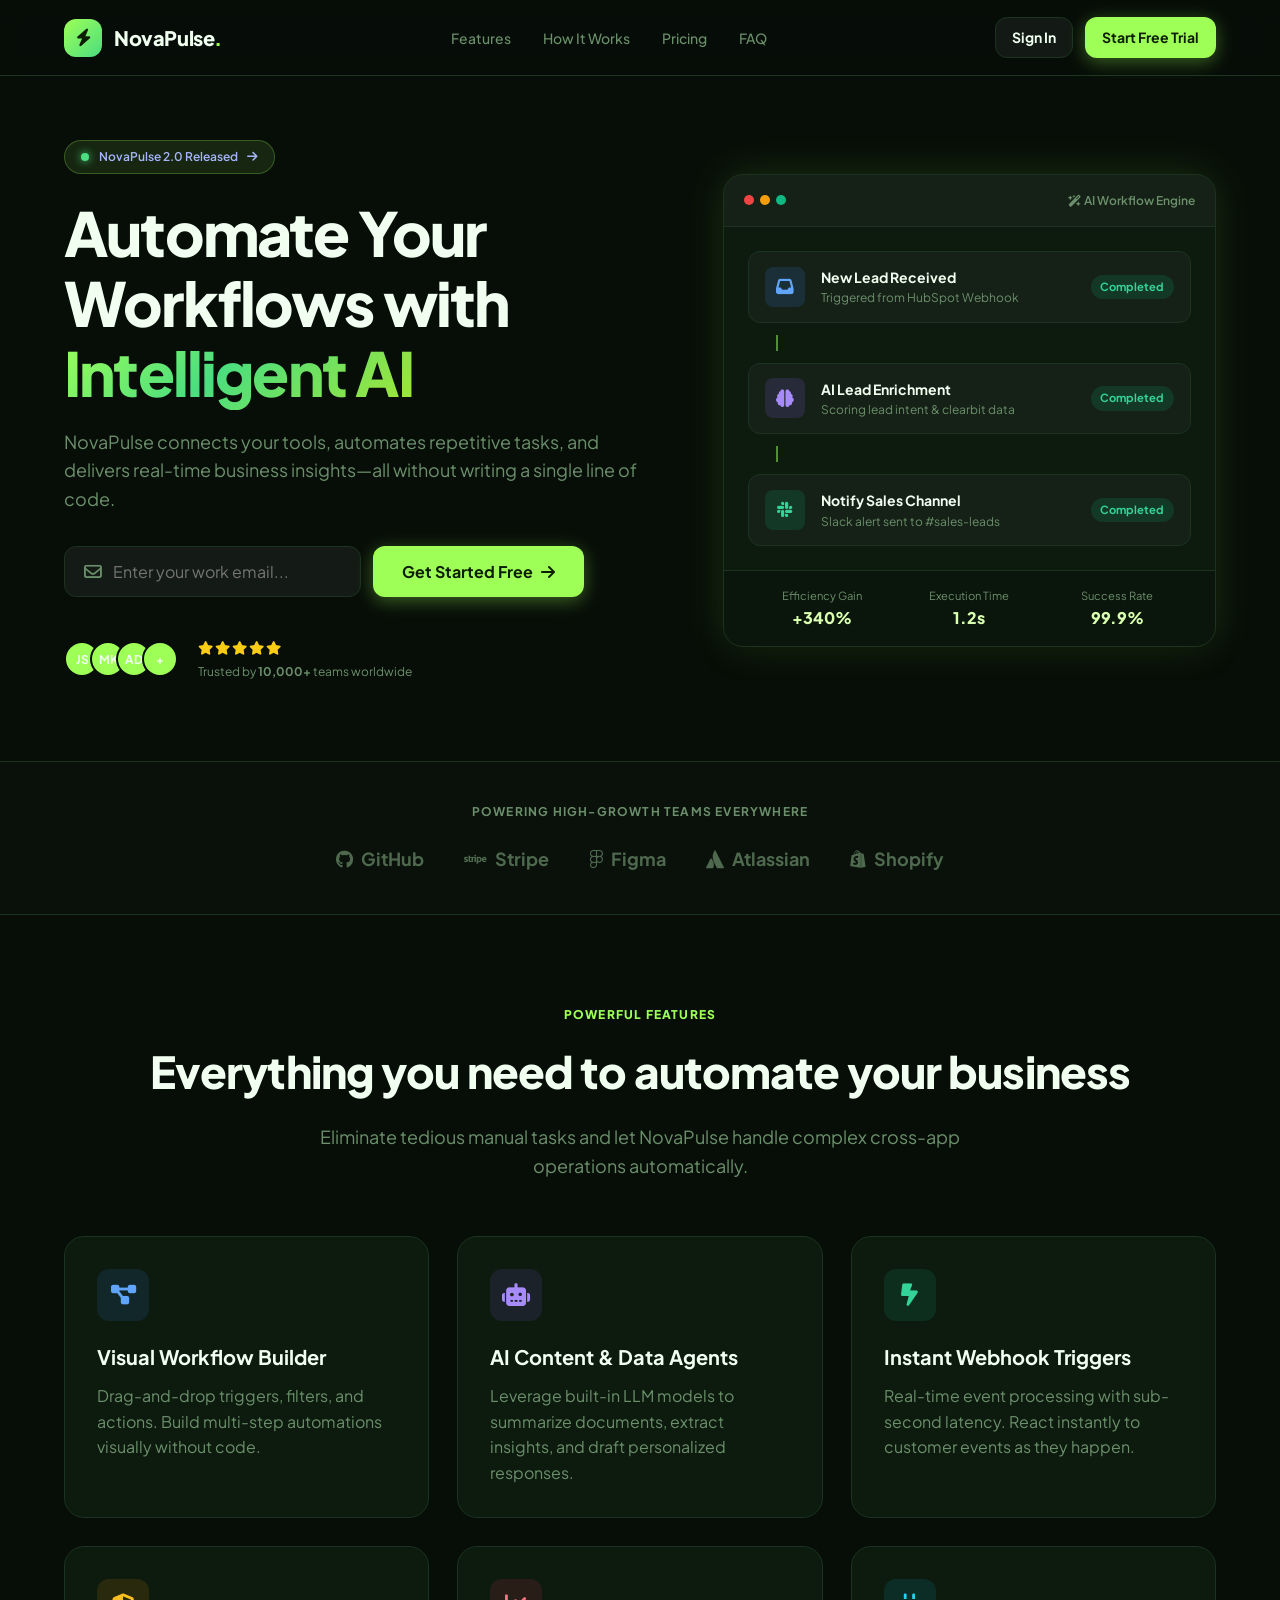
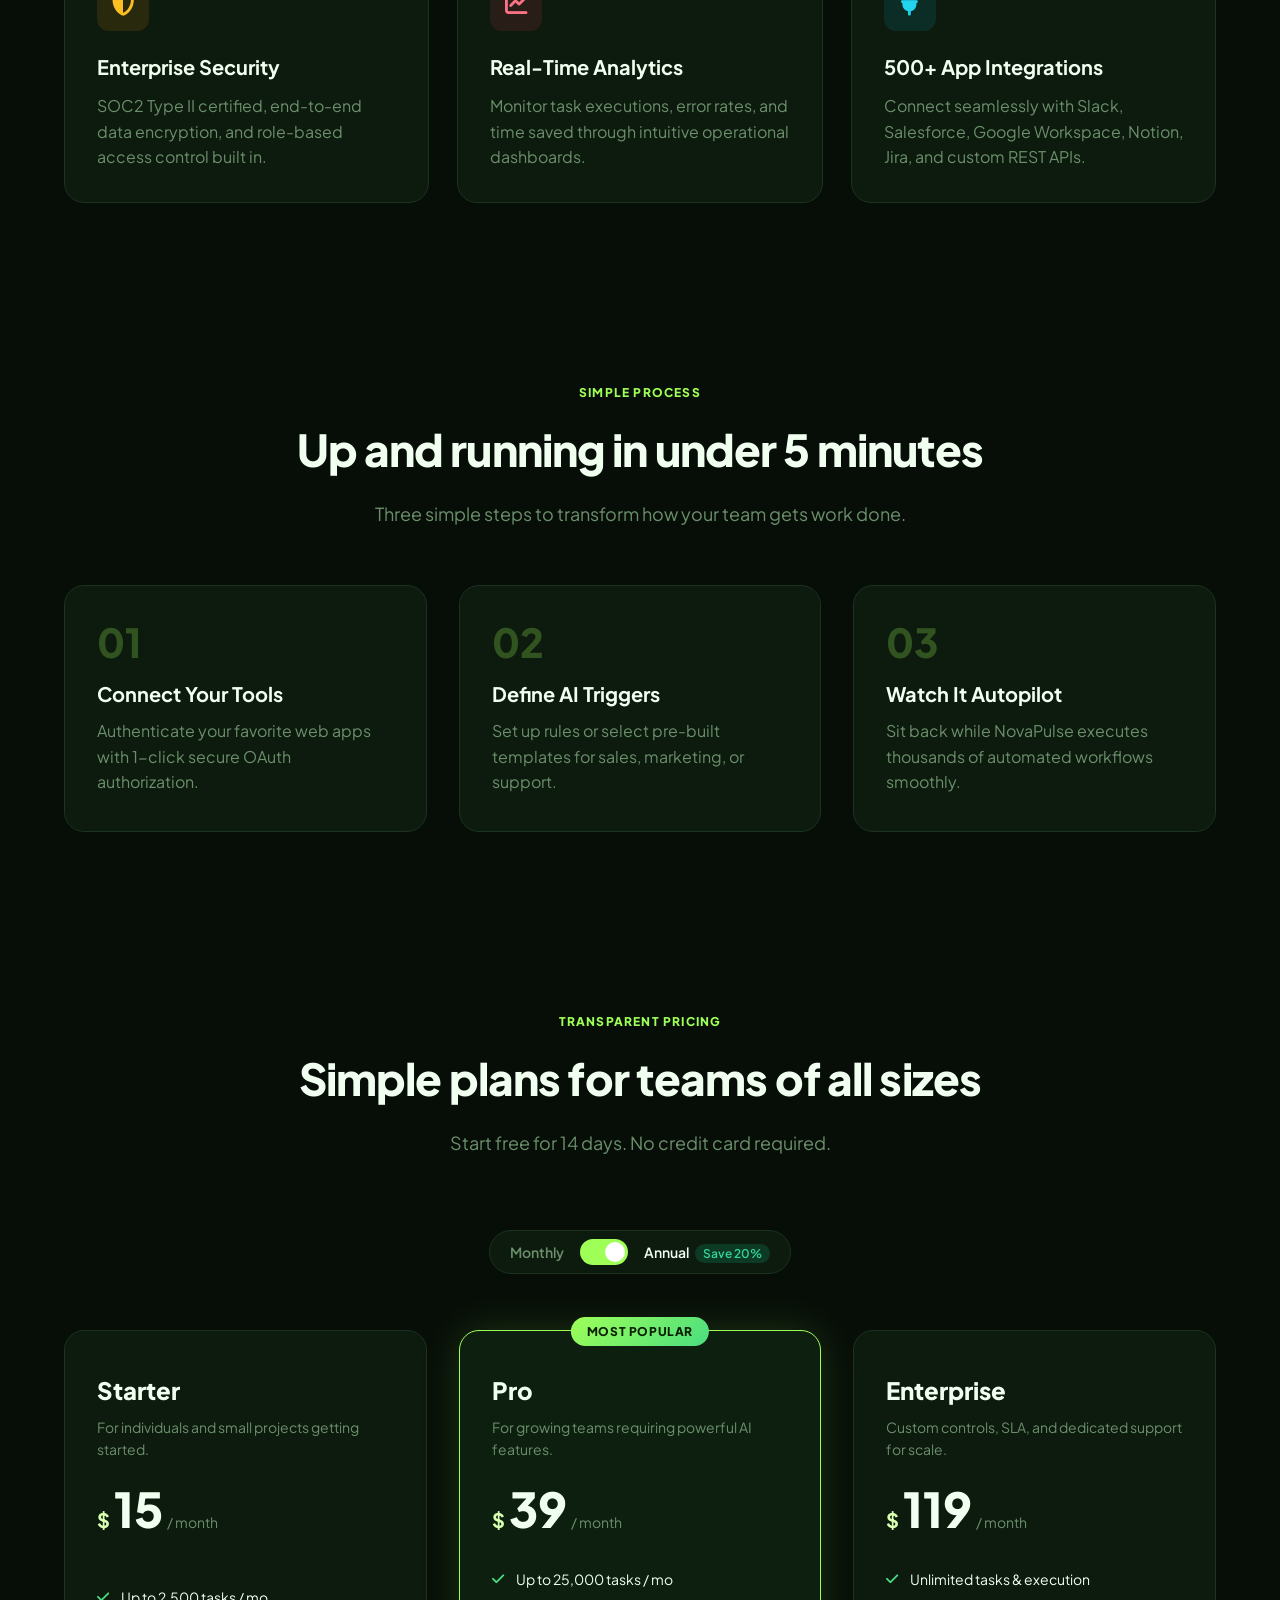
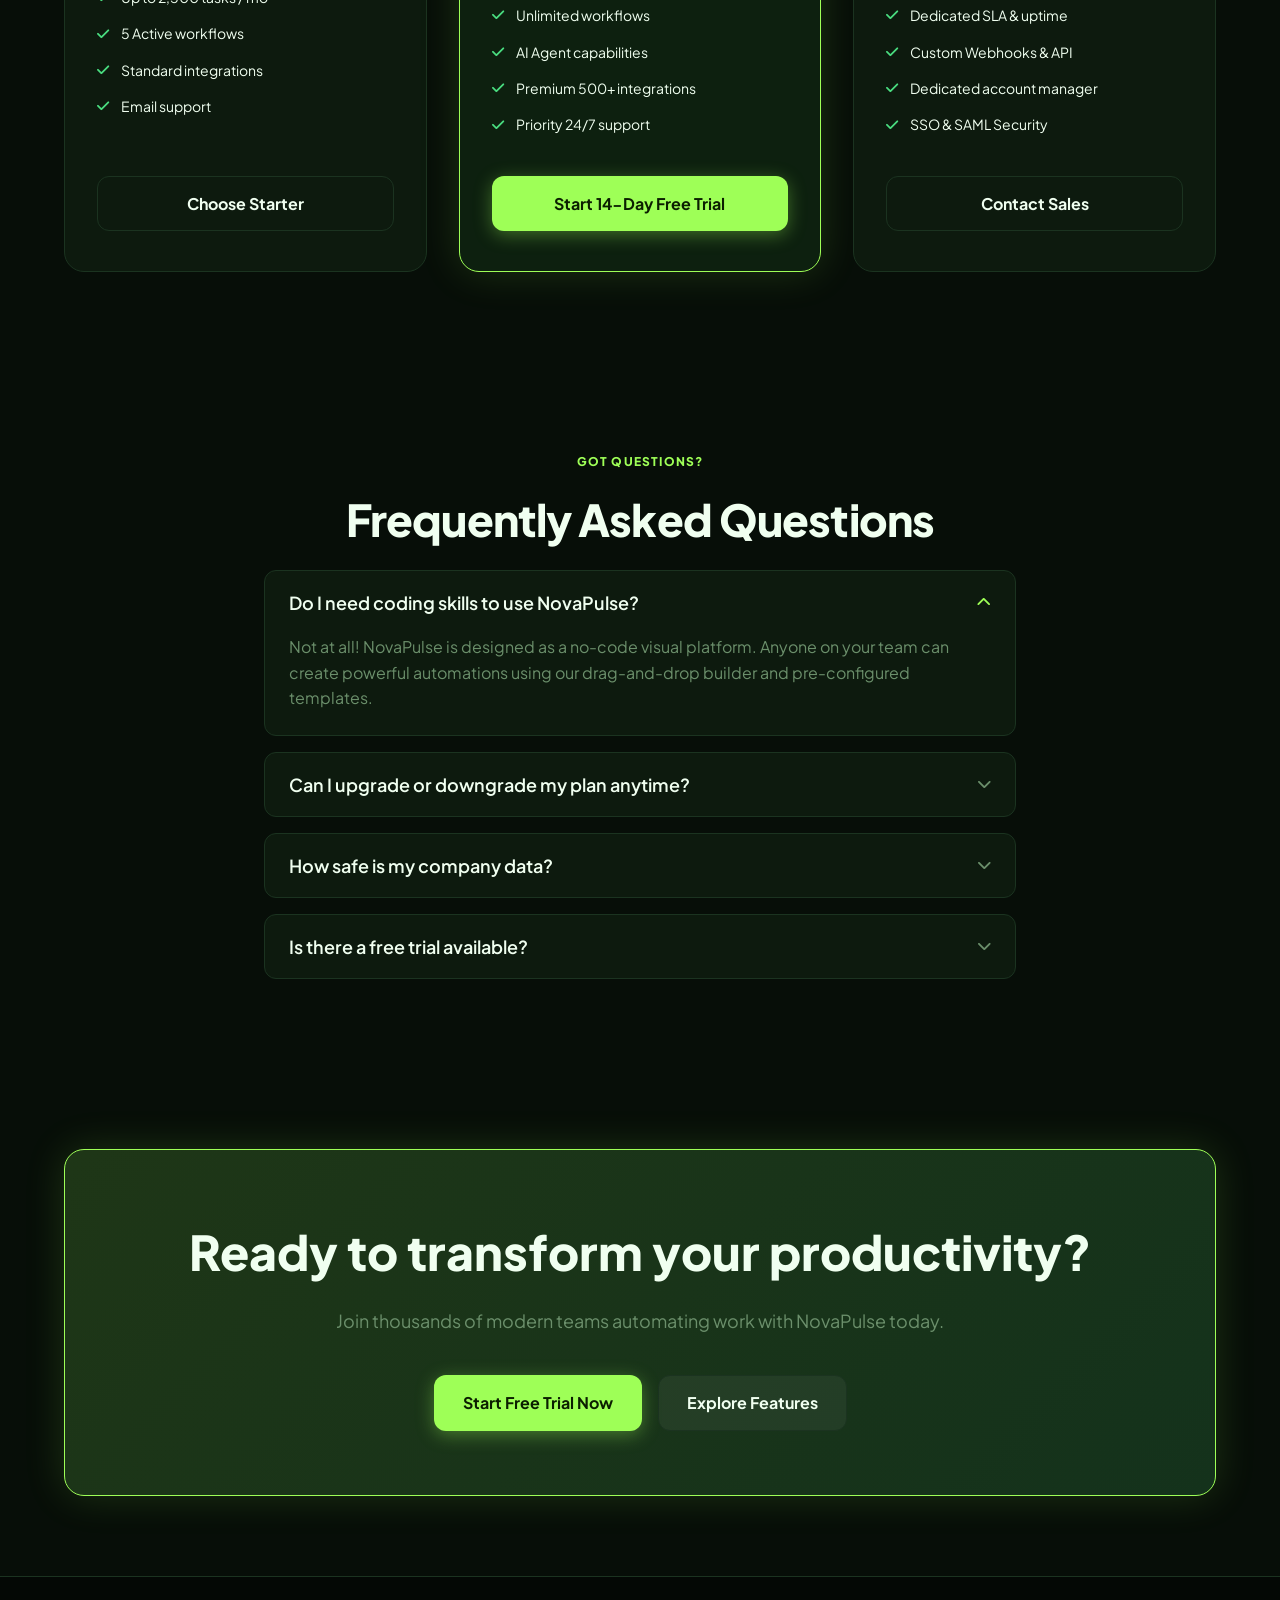
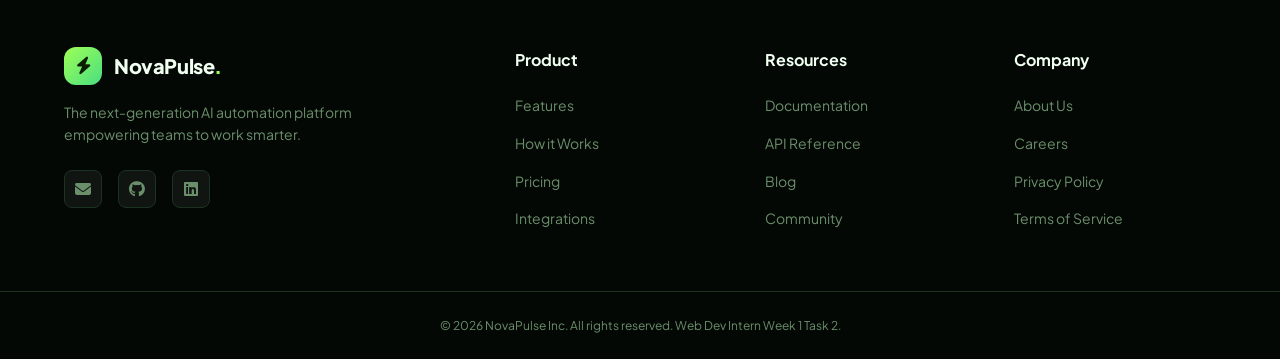
<file: Week1/task2-landing-page/index.html>
<!DOCTYPE html>
<html lang="en">
<head>
  <meta charset="UTF-8">
  <meta name="viewport" content="width=device-width, initial-scale=1.0">
  <meta name="description" content="NovaPulse - Next-Gen AI Workflow Automation Platform for modern teams. Streamline operations and boost productivity.">
  <title>NovaPulse | Next-Gen AI Workflow Automation</title>
  
  <!-- Google Fonts -->
  <link rel="preconnect" href="https://fonts.googleapis.com">
  <link rel="preconnect" href="https://fonts.gstatic.com" crossorigin>
  <link href="https://fonts.googleapis.com/css2?family=Plus+Jakarta+Sans:wght@400;500;600;700;800&display=swap" rel="stylesheet">
  
  <!-- FontAwesome Icons -->
  <link rel="stylesheet" href="https://cdnjs.cloudflare.com/ajax/libs/font-awesome/6.4.0/css/all.min.css">
  
  <!-- Custom Styles -->
  <link rel="stylesheet" href="css/style.css">
</head>
<body>

  <!-- Navigation Bar -->
  <header class="site-header" id="header">
    <div class="container nav-container">
      <a href="#" class="brand-logo">
        <div class="logo-icon">
          <i class="fa-solid fa-bolt"></i>
        </div>
        <span class="brand-name">NovaPulse<span class="dot">.</span></span>
      </a>

      <nav class="nav-menu" id="nav-menu">
        <ul class="nav-list">
          <li class="nav-item"><a href="#features" class="nav-link">Features</a></li>
          <li class="nav-item"><a href="#how-it-works" class="nav-link">How It Works</a></li>
          <li class="nav-item"><a href="#pricing" class="nav-link">Pricing</a></li>
          <li class="nav-item"><a href="#faq" class="nav-link">FAQ</a></li>
        </ul>
      </nav>

      <div class="nav-actions">
        <a href="#pricing" class="btn btn-secondary btn-sm">Sign In</a>
        <a href="#pricing" class="btn btn-primary btn-sm">Start Free Trial</a>
        <button class="mobile-toggle" id="mobile-toggle" aria-label="Toggle Navigation Menu">
          <i class="fa-solid fa-bars"></i>
        </button>
      </div>
    </div>
  </header>

  <main>
    <!-- Hero Section -->
    <section class="hero-section" id="hero">
      <div class="container hero-grid">
        <div class="hero-content">
          <div class="badge">
            <span class="badge-dot"></span>
            <span class="badge-text">NovaPulse 2.0 Released</span>
            <i class="fa-solid fa-arrow-right"></i>
          </div>

          <h1 class="hero-title">
            Automate Your Workflows with <span class="text-gradient">Intelligent AI</span>
          </h1>

          <p class="hero-subtitle">
            NovaPulse connects your tools, automates repetitive tasks, and delivers real-time business insights—all without writing a single line of code.
          </p>

          <form class="hero-form" id="hero-form" onsubmit="event.preventDefault();">
            <div class="input-group">
              <i class="fa-regular fa-envelope input-icon"></i>
              <input type="email" placeholder="Enter your work email..." required id="hero-email">
            </div>
            <button type="submit" class="btn btn-primary btn-lg">
              Get Started Free <i class="fa-solid fa-arrow-right"></i>
            </button>
          </form>

          <div class="hero-trust">
            <div class="avatar-group">
              <span class="avatar">JS</span>
              <span class="avatar">MK</span>
              <span class="avatar">AD</span>
              <span class="avatar">+</span>
            </div>
            <div class="trust-text">
              <div class="stars">
                <i class="fa-solid fa-star"></i>
                <i class="fa-solid fa-star"></i>
                <i class="fa-solid fa-star"></i>
                <i class="fa-solid fa-star"></i>
                <i class="fa-solid fa-star"></i>
              </div>
              <p>Trusted by <strong>10,000+</strong> teams worldwide</p>
            </div>
          </div>
        </div>

        <div class="hero-visual">
          <div class="preview-card main-preview">
            <div class="card-header">
              <div class="window-dots">
                <span class="dot red"></span>
                <span class="dot yellow"></span>
                <span class="dot green"></span>
              </div>
              <span class="card-title"><i class="fa-solid fa-wand-magic-sparkles"></i> AI Workflow Engine</span>
            </div>
            <div class="card-body">
              <div class="workflow-step active">
                <div class="step-icon blue"><i class="fa-solid fa-inbox"></i></div>
                <div class="step-details">
                  <h4>New Lead Received</h4>
                  <p>Triggered from HubSpot Webhook</p>
                </div>
                <span class="status-tag success">Completed</span>
              </div>

              <div class="connector-line"></div>

              <div class="workflow-step active">
                <div class="step-icon purple"><i class="fa-solid fa-brain"></i></div>
                <div class="step-details">
                  <h4>AI Lead Enrichment</h4>
                  <p>Scoring lead intent & clearbit data</p>
                </div>
                <span class="status-tag success">Completed</span>
              </div>

              <div class="connector-line"></div>

              <div class="workflow-step active">
                <div class="step-icon green"><i class="fa-brands fa-slack"></i></div>
                <div class="step-details">
                  <h4>Notify Sales Channel</h4>
                  <p>Slack alert sent to #sales-leads</p>
                </div>
                <span class="status-tag success">Completed</span>
              </div>
            </div>
            <div class="metrics-bar">
              <div class="metric-item">
                <span class="metric-label">Efficiency Gain</span>
                <span class="metric-value">+340%</span>
              </div>
              <div class="metric-item">
                <span class="metric-label">Execution Time</span>
                <span class="metric-value">1.2s</span>
              </div>
              <div class="metric-item">
                <span class="metric-label">Success Rate</span>
                <span class="metric-value">99.9%</span>
              </div>
            </div>
          </div>
        </div>
      </div>
    </section>

    <!-- Logo Cloud -->
    <section class="logos-section">
      <div class="container">
        <p class="logos-title">POWERING HIGH-GROWTH TEAMS EVERYWHERE</p>
        <div class="logos-grid">
          <span class="logo-item"><i class="fa-brands fa-github"></i> GitHub</span>
          <span class="logo-item"><i class="fa-brands fa-stripe"></i> Stripe</span>
          <span class="logo-item"><i class="fa-brands fa-figma"></i> Figma</span>
          <span class="logo-item"><i class="fa-brands fa-atlassian"></i> Atlassian</span>
          <span class="logo-item"><i class="fa-brands fa-shopify"></i> Shopify</span>
        </div>
      </div>
    </section>

    <!-- Features Section -->
    <section class="features-section" id="features">
      <div class="container">
        <div class="section-header text-center">
          <span class="section-badge">POWERFUL FEATURES</span>
          <h2 class="section-title">Everything you need to automate your business</h2>
          <p class="section-subtitle">Eliminate tedious manual tasks and let NovaPulse handle complex cross-app operations automatically.</p>
        </div>

        <div class="features-grid">
          <div class="feature-card">
            <div class="feature-icon icon-blue">
              <i class="fa-solid fa-diagram-project"></i>
            </div>
            <h3 class="feature-title">Visual Workflow Builder</h3>
            <p class="feature-desc">Drag-and-drop triggers, filters, and actions. Build multi-step automations visually without code.</p>
          </div>

          <div class="feature-card">
            <div class="feature-icon icon-purple">
              <i class="fa-solid fa-robot"></i>
            </div>
            <h3 class="feature-title">AI Content & Data Agents</h3>
            <p class="feature-desc">Leverage built-in LLM models to summarize documents, extract insights, and draft personalized responses.</p>
          </div>

          <div class="feature-card">
            <div class="feature-icon icon-emerald">
              <i class="fa-solid fa-bolt-lightning"></i>
            </div>
            <h3 class="feature-title">Instant Webhook Triggers</h3>
            <p class="feature-desc">Real-time event processing with sub-second latency. React instantly to customer events as they happen.</p>
          </div>

          <div class="feature-card">
            <div class="feature-icon icon-amber">
              <i class="fa-solid fa-shield-halved"></i>
            </div>
            <h3 class="feature-title">Enterprise Security</h3>
            <p class="feature-desc">SOC2 Type II certified, end-to-end data encryption, and role-based access control built in.</p>
          </div>

          <div class="feature-card">
            <div class="feature-icon icon-rose">
              <i class="fa-solid fa-chart-line"></i>
            </div>
            <h3 class="feature-title">Real-Time Analytics</h3>
            <p class="feature-desc">Monitor task executions, error rates, and time saved through intuitive operational dashboards.</p>
          </div>

          <div class="feature-card">
            <div class="feature-icon icon-cyan">
              <i class="fa-solid fa-plug"></i>
            </div>
            <h3 class="feature-title">500+ App Integrations</h3>
            <p class="feature-desc">Connect seamlessly with Slack, Salesforce, Google Workspace, Notion, Jira, and custom REST APIs.</p>
          </div>
        </div>
      </div>
    </section>

    <!-- How It Works Section -->
    <section class="how-it-works-section" id="how-it-works">
      <div class="container">
        <div class="section-header text-center">
          <span class="section-badge">SIMPLE PROCESS</span>
          <h2 class="section-title">Up and running in under 5 minutes</h2>
          <p class="section-subtitle">Three simple steps to transform how your team gets work done.</p>
        </div>

        <div class="steps-grid">
          <div class="step-card">
            <div class="step-number">01</div>
            <h3>Connect Your Tools</h3>
            <p>Authenticate your favorite web apps with 1-click secure OAuth authorization.</p>
          </div>
          <div class="step-card">
            <div class="step-number">02</div>
            <h3>Define AI Triggers</h3>
            <p>Set up rules or select pre-built templates for sales, marketing, or support.</p>
          </div>
          <div class="step-card">
            <div class="step-number">03</div>
            <h3>Watch It Autopilot</h3>
            <p>Sit back while NovaPulse executes thousands of automated workflows smoothly.</p>
          </div>
        </div>
      </div>
    </section>

    <!-- Interactive Pricing Section -->
    <section class="pricing-section" id="pricing">
      <div class="container">
        <div class="section-header text-center">
          <span class="section-badge">TRANSPARENT PRICING</span>
          <h2 class="section-title">Simple plans for teams of all sizes</h2>
          <p class="section-subtitle">Start free for 14 days. No credit card required.</p>

          <div class="pricing-toggle-wrapper">
            <span class="toggle-label" id="monthly-label">Monthly</span>
            <button class="pricing-toggle" id="pricing-toggle" aria-label="Toggle Billing Cycle">
              <span class="toggle-circle"></span>
            </button>
            <span class="toggle-label active" id="yearly-label">Annual <span class="discount-badge">Save 20%</span></span>
          </div>
        </div>

        <div class="pricing-grid">
          <!-- Starter Plan -->
          <div class="pricing-card">
            <div class="plan-header">
              <h3 class="plan-name">Starter</h3>
              <p class="plan-desc">For individuals and small projects getting started.</p>
              <div class="plan-price">
                <span class="currency">$</span>
                <span class="amount" data-monthly="19" data-yearly="15">15</span>
                <span class="period">/ month</span>
              </div>
            </div>
            <ul class="plan-features">
              <li><i class="fa-solid fa-check"></i> Up to 2,500 tasks / mo</li>
              <li><i class="fa-solid fa-check"></i> 5 Active workflows</li>
              <li><i class="fa-solid fa-check"></i> Standard integrations</li>
              <li><i class="fa-solid fa-check"></i> Email support</li>
            </ul>
            <a href="#" class="btn btn-outline btn-full">Choose Starter</a>
          </div>

          <!-- Pro Plan (Featured) -->
          <div class="pricing-card popular">
            <div class="popular-badge">MOST POPULAR</div>
            <div class="plan-header">
              <h3 class="plan-name">Pro</h3>
              <p class="plan-desc">For growing teams requiring powerful AI features.</p>
              <div class="plan-price">
                <span class="currency">$</span>
                <span class="amount" data-monthly="49" data-yearly="39">39</span>
                <span class="period">/ month</span>
              </div>
            </div>
            <ul class="plan-features">
              <li><i class="fa-solid fa-check"></i> Up to 25,000 tasks / mo</li>
              <li><i class="fa-solid fa-check"></i> Unlimited workflows</li>
              <li><i class="fa-solid fa-check"></i> AI Agent capabilities</li>
              <li><i class="fa-solid fa-check"></i> Premium 500+ integrations</li>
              <li><i class="fa-solid fa-check"></i> Priority 24/7 support</li>
            </ul>
            <a href="#" class="btn btn-primary btn-full">Start 14-Day Free Trial</a>
          </div>

          <!-- Enterprise Plan -->
          <div class="pricing-card">
            <div class="plan-header">
              <h3 class="plan-name">Enterprise</h3>
              <p class="plan-desc">Custom controls, SLA, and dedicated support for scale.</p>
              <div class="plan-price">
                <span class="currency">$</span>
                <span class="amount" data-monthly="149" data-yearly="119">119</span>
                <span class="period">/ month</span>
              </div>
            </div>
            <ul class="plan-features">
              <li><i class="fa-solid fa-check"></i> Unlimited tasks & execution</li>
              <li><i class="fa-solid fa-check"></i> Dedicated SLA & uptime</li>
              <li><i class="fa-solid fa-check"></i> Custom Webhooks & API</li>
              <li><i class="fa-solid fa-check"></i> Dedicated account manager</li>
              <li><i class="fa-solid fa-check"></i> SSO & SAML Security</li>
            </ul>
            <a href="#" class="btn btn-outline btn-full">Contact Sales</a>
          </div>
        </div>
      </div>
    </section>

    <!-- FAQ Accordion Section -->
    <section class="faq-section" id="faq">
      <div class="container max-width-md">
        <div class="section-header text-center">
          <span class="section-badge">GOT QUESTIONS?</span>
          <h2 class="section-title">Frequently Asked Questions</h2>
        </div>

        <div class="faq-accordion">
          <div class="faq-item active">
            <button class="faq-question">
              <span>Do I need coding skills to use NovaPulse?</span>
              <i class="fa-solid fa-chevron-down faq-icon"></i>
            </button>
            <div class="faq-answer">
              <p>Not at all! NovaPulse is designed as a no-code visual platform. Anyone on your team can create powerful automations using our drag-and-drop builder and pre-configured templates.</p>
            </div>
          </div>

          <div class="faq-item">
            <button class="faq-question">
              <span>Can I upgrade or downgrade my plan anytime?</span>
              <i class="fa-solid fa-chevron-down faq-icon"></i>
            </button>
            <div class="faq-answer">
              <p>Yes! You can seamlessly switch between plans or switch between monthly and annual billing directly from your account settings at any time.</p>
            </div>
          </div>

          <div class="faq-item">
            <button class="faq-question">
              <span>How safe is my company data?</span>
              <i class="fa-solid fa-chevron-down faq-icon"></i>
            </button>
            <div class="faq-answer">
              <p>We take data security extremely seriously. NovaPulse is SOC2 Type II compliant and uses AES 256-bit encryption in transit and at rest. We never sell or store unencrypted customer tokens.</p>
            </div>
          </div>

          <div class="faq-item">
            <button class="faq-question">
              <span>Is there a free trial available?</span>
              <i class="fa-solid fa-chevron-down faq-icon"></i>
            </button>
            <div class="faq-answer">
              <p>Yes, we offer a 14-day free trial on our Pro plan with full access to all AI features—no credit card required to start!</p>
            </div>
          </div>
        </div>
      </div>
    </section>

    <!-- Call to Action Banner -->
    <section class="cta-section">
      <div class="container">
        <div class="cta-box text-center">
          <h2>Ready to transform your productivity?</h2>
          <p>Join thousands of modern teams automating work with NovaPulse today.</p>
          <div class="cta-actions">
            <a href="#pricing" class="btn btn-primary btn-lg">Start Free Trial Now</a>
            <a href="#features" class="btn btn-secondary btn-lg">Explore Features</a>
          </div>
        </div>
      </div>
    </section>
  </main>

  <!-- Footer -->
  <footer class="site-footer">
    <div class="container footer-grid">
      <div class="footer-brand">
        <a href="#" class="brand-logo">
          <div class="logo-icon"><i class="fa-solid fa-bolt"></i></div>
          <span class="brand-name">NovaPulse<span class="dot">.</span></span>
        </a>
        <p>The next-generation AI automation platform empowering teams to work smarter.</p>
        <div class="social-links">
          <a href="mailto:kshitizd171@gmail.com" aria-label="Email"><i class="fa-solid fa-envelope"></i></a>
          <a href="https://github.com/KshitizD07" target="_blank" rel="noopener" aria-label="GitHub"><i class="fa-brands fa-github"></i></a>
          <a href="https://www.linkedin.com/in/kshitiz-dixit/" target="_blank" rel="noopener" aria-label="LinkedIn"><i class="fa-brands fa-linkedin"></i></a>
        </div>
      </div>

      <div class="footer-column">
        <h4>Product</h4>
        <ul>
          <li><a href="#features">Features</a></li>
          <li><a href="#how-it-works">How it Works</a></li>
          <li><a href="#pricing">Pricing</a></li>
          <li><a href="#">Integrations</a></li>
        </ul>
      </div>

      <div class="footer-column">
        <h4>Resources</h4>
        <ul>
          <li><a href="#">Documentation</a></li>
          <li><a href="#">API Reference</a></li>
          <li><a href="#">Blog</a></li>
          <li><a href="#">Community</a></li>
        </ul>
      </div>

      <div class="footer-column">
        <h4>Company</h4>
        <ul>
          <li><a href="#">About Us</a></li>
          <li><a href="#">Careers</a></li>
          <li><a href="#">Privacy Policy</a></li>
          <li><a href="#">Terms of Service</a></li>
        </ul>
      </div>
    </div>

    <div class="footer-bottom">
      <div class="container footer-bottom-flex">
        <p>&copy; 2026 NovaPulse Inc. All rights reserved. Web Dev Intern Week 1 Task 2.</p>
      </div>
    </div>
  </footer>

  <!-- JavaScript -->
  <script src="js/main.js"></script>
</body>
</html>
</file>
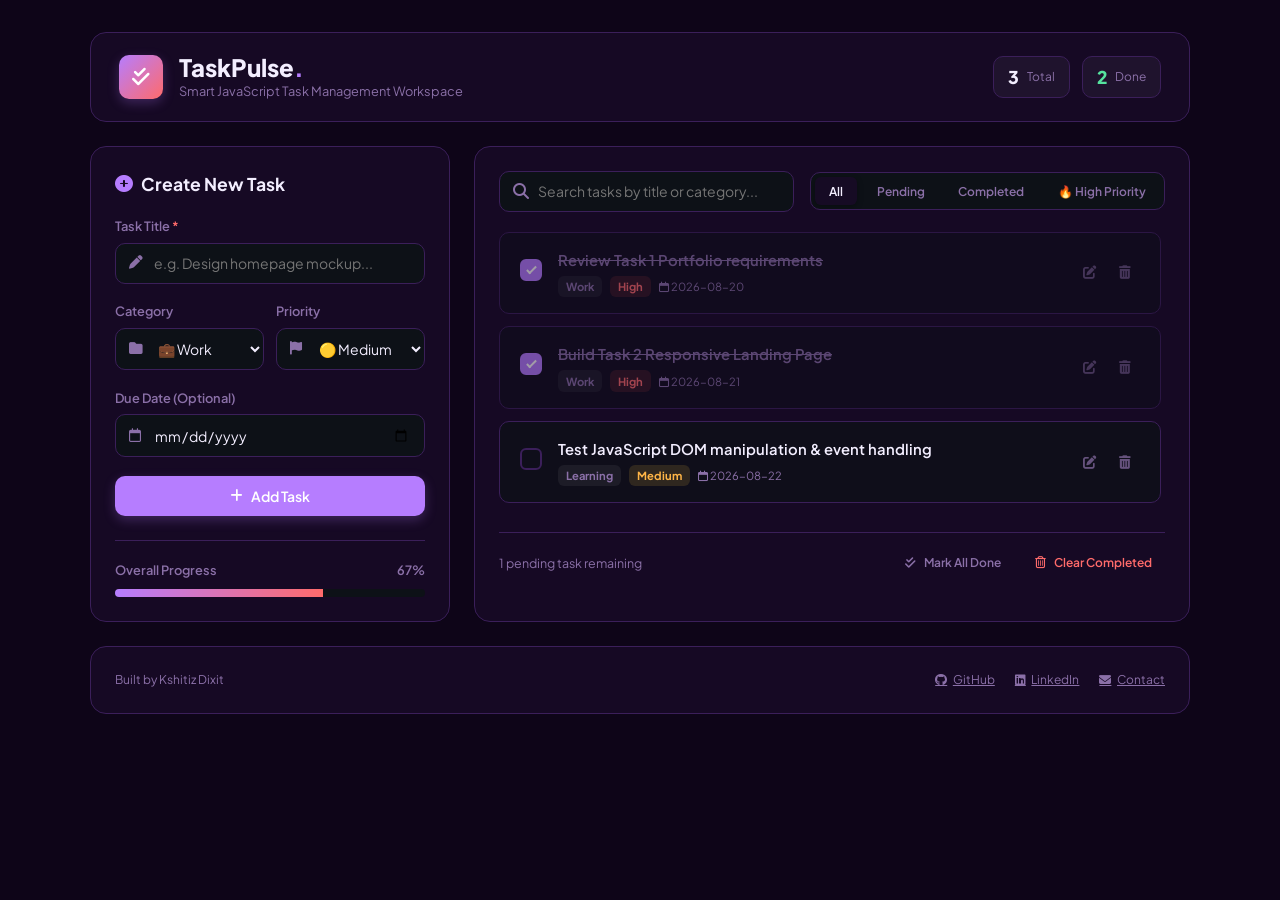
<file: Week1/task3-todo-app/index.html>
<!DOCTYPE html>
<html lang="en">
<head>
  <meta charset="UTF-8">
  <meta name="viewport" content="width=device-width, initial-scale=1.0">
  <meta name="description" content="TaskPulse - Modern Interactive To-Do & Task Management Workspace. Web Dev Intern Week 1 Task 3.">
  <title>TaskPulse | Interactive To-Do Workspace</title>

  <!-- Google Fonts -->
  <link rel="preconnect" href="https://fonts.googleapis.com">
  <link rel="preconnect" href="https://fonts.gstatic.com" crossorigin>
  <link href="https://fonts.googleapis.com/css2?family=Plus+Jakarta+Sans:wght@400;500;600;700;800&display=swap" rel="stylesheet">
  
  <!-- FontAwesome Icons -->
  <link rel="stylesheet" href="https://cdnjs.cloudflare.com/ajax/libs/font-awesome/6.4.0/css/all.min.css">
  
  <!-- Custom Stylesheet -->
  <link rel="stylesheet" href="css/style.css">
</head>
<body>

  <div class="app-container">
    <!-- Header -->
    <header class="app-header">
      <div class="brand flex-items-center">
        <div class="logo-box">
          <i class="fa-solid fa-check-double"></i>
        </div>
        <div>
          <h1 class="app-title">TaskPulse<span class="dot">.</span></h1>
          <p class="app-subtitle">Smart JavaScript Task Management Workspace</p>
        </div>
      </div>

      <div class="header-stats">
        <div class="stat-pill">
          <span class="stat-num" id="total-count">0</span>
          <span class="stat-label">Total</span>
        </div>
        <div class="stat-pill success">
          <span class="stat-num" id="completed-count">0</span>
          <span class="stat-label">Done</span>
        </div>
      </div>
    </header>

    <!-- Main Workspace Grid -->
    <main class="workspace-grid">
      <!-- Left Sidebar / Task Creation Form -->
      <aside class="card task-form-card">
        <h2 class="card-title"><i class="fa-solid fa-plus-circle"></i> Create New Task</h2>
        
        <form id="todo-form" novalidate>
          <div class="form-group">
            <label for="task-title">Task Title <span class="required">*</span></label>
            <div class="input-wrapper">
              <i class="fa-solid fa-pen input-icon"></i>
              <input type="text" id="task-title" placeholder="e.g. Design homepage mockup..." required autocomplete="off">
            </div>
            <span class="error-msg" id="title-error">Task title cannot be empty</span>
          </div>

          <div class="form-row">
            <div class="form-group flex-1">
              <label for="task-category">Category</label>
              <div class="select-wrapper">
                <i class="fa-solid fa-folder input-icon"></i>
                <select id="task-category">
                  <option value="Work">💼 Work</option>
                  <option value="Personal">🏠 Personal</option>
                  <option value="Urgent">🔥 Urgent</option>
                  <option value="Learning">📚 Learning</option>
                </select>
              </div>
            </div>

            <div class="form-group flex-1">
              <label for="task-priority">Priority</label>
              <div class="select-wrapper">
                <i class="fa-solid fa-flag input-icon"></i>
                <select id="task-priority">
                  <option value="High">🔴 High</option>
                  <option value="Medium" selected>🟡 Medium</option>
                  <option value="Low">🟢 Low</option>
                </select>
              </div>
            </div>
          </div>

          <div class="form-group">
            <label for="task-duedate">Due Date (Optional)</label>
            <div class="input-wrapper">
              <i class="fa-regular fa-calendar input-icon"></i>
              <input type="date" id="task-duedate">
            </div>
          </div>

          <button type="submit" class="btn btn-primary btn-block">
            <i class="fa-solid fa-plus"></i> Add Task
          </button>
        </form>

        <!-- Progress Overview Box -->
        <div class="progress-box">
          <div class="progress-header">
            <span>Overall Progress</span>
            <span id="progress-percent">0%</span>
          </div>
          <div class="progress-bar-track">
            <div class="progress-bar-fill" id="progress-fill"></div>
          </div>
        </div>
      </aside>

      <!-- Right Main Content / Tasks List -->
      <section class="card task-list-card">
        <!-- Search & Controls Bar -->
        <div class="controls-bar">
          <div class="search-box">
            <i class="fa-solid fa-magnifying-glass search-icon"></i>
            <input type="text" id="search-input" placeholder="Search tasks by title or category...">
          </div>

          <div class="filter-tabs" id="filter-tabs">
            <button class="filter-btn active" data-filter="all">All</button>
            <button class="filter-btn" data-filter="pending">Pending</button>
            <button class="filter-btn" data-filter="completed">Completed</button>
            <button class="filter-btn" data-filter="high">🔥 High Priority</button>
          </div>
        </div>

        <!-- Task Items Container -->
        <div class="tasks-container" id="tasks-container">
          <!-- Rendered dynamically by app.js -->
        </div>

        <!-- List Footer / Bulk Actions -->
        <div class="list-footer">
          <span class="active-counter" id="active-counter">0 pending items remaining</span>
          <div class="bulk-actions">
            <button class="btn btn-ghost btn-sm" id="btn-mark-all">
              <i class="fa-solid fa-check-double"></i> Mark All Done
            </button>
            <button class="btn btn-danger-ghost btn-sm" id="btn-clear-completed">
              <i class="fa-regular fa-trash-can"></i> Clear Completed
            </button>
          </div>
        </div>
    </main>

    <footer class="app-footer-socials">
      <span>Built by Kshitiz Dixit</span>
      <div class="footer-links">
        <a href="https://github.com/KshitizD07" target="_blank" rel="noopener"><i class="fa-brands fa-github"></i> GitHub</a>
        <a href="https://www.linkedin.com/in/kshitiz-dixit/" target="_blank" rel="noopener"><i class="fa-brands fa-linkedin"></i> LinkedIn</a>
        <a href="mailto:kshitizd171@gmail.com"><i class="fa-solid fa-envelope"></i> Contact</a>
      </div>
    </footer>

    <!-- Toast Notification Container -->
    <div class="toast-container" id="toast-container"></div>
  </div>

  <!-- Edit Task Modal -->
  <div class="modal-overlay" id="edit-modal">
    <div class="modal-card">
      <div class="modal-header">
        <h3><i class="fa-solid fa-pen-to-square"></i> Edit Task</h3>
        <button class="modal-close" id="modal-close"><i class="fa-solid fa-xmark"></i></button>
      </div>
      <form id="edit-form">
        <input type="hidden" id="edit-task-id">
        <div class="form-group">
          <label for="edit-task-title">Task Title</label>
          <input type="text" id="edit-task-title" required class="modal-input">
        </div>
        <div class="form-row">
          <div class="form-group flex-1">
            <label for="edit-task-category">Category</label>
            <select id="edit-task-category" class="modal-select">
              <option value="Work">💼 Work</option>
              <option value="Personal">🏠 Personal</option>
              <option value="Urgent">🔥 Urgent</option>
              <option value="Learning">📚 Learning</option>
            </select>
          </div>
          <div class="form-group flex-1">
            <label for="edit-task-priority">Priority</label>
            <select id="edit-task-priority" class="modal-select">
              <option value="High">🔴 High</option>
              <option value="Medium">🟡 Medium</option>
              <option value="Low">🟢 Low</option>
            </select>
          </div>
        </div>
        <div class="modal-actions">
          <button type="button" class="btn btn-secondary" id="modal-cancel">Cancel</button>
          <button type="submit" class="btn btn-primary">Save Changes</button>
        </div>
      </form>
    </div>
  </div>

  <!-- Application Logic -->
  <script src="js/app.js"></script>
</body>
</html>
</file>
<file: Week1/task2-landing-page/css/style.css>
/* -------------------------------------------------------------
 * Task 2: Responsive Landing Page (NovaPulse)
 * Tech Stack: Pure Vanilla HTML5 & CSS3 (Flexbox + Grid)
 * Mobile-First Design System
 * ------------------------------------------------------------- */

/* 1. CSS Custom Properties / Design Tokens */
/* Palette: Deep Forest Green + Electric Lime + Ivory */
:root {
  /* ---- Core Brand ---- */
  --clr-primary: #9EFF57;          /* electric lime — main CTA */
  --clr-primary-hover: #c6ff8f;
  --clr-primary-light: #d9ffb0;
  --clr-primary-text: #0b1f00;     /* text on lime buttons */

  /* ---- Background Layers ---- */
  --clr-bg-page: #070E08;          /* near-black forest */
  --clr-bg-card: #0D1A0E;
  --clr-bg-card-hover: #152416;
  --clr-bg-nav: rgba(7, 14, 8, 0.88);

  /* ---- Borders ---- */
  --clr-border: #1b3320;
  --clr-border-glow: rgba(158, 255, 87, 0.18);

  /* ---- Accent Colors ---- */
  --clr-accent: #4ADE80;           /* soft green */
  --clr-accent-purple: #a855f7;
  --clr-accent-emerald: #4ADE80;
  --clr-accent-amber: #facc15;

  /* ---- Text ---- */
  --clr-text-main: #F0FFF0;        /* honeydew — warm white with green tint */
  --clr-text-muted: #6B8F6B;
  --clr-text-dark: #070E08;

  /* Typography */
  --font-family: 'Plus Jakarta Sans', system-ui, -apple-system, sans-serif;
  --fs-xs: 0.75rem;
  --fs-sm: 0.875rem;
  --fs-base: 1rem;
  --fs-lg: 1.125rem;
  --fs-xl: 1.25rem;
  --fs-2xl: 1.5rem;
  --fs-3xl: 2rem;
  --fs-4xl: 2.75rem;

  /* Layout & Spacing */
  --container-max-width: 1200px;
  --radius-sm: 8px;
  --radius-md: 12px;
  --radius-lg: 20px;
  --radius-full: 9999px;

  /* Shadows & Glows */
  --shadow-sm: 0 2px 4px rgba(0, 0, 0, 0.3);
  --shadow-md: 0 10px 25px -5px rgba(0, 0, 0, 0.5);
  --shadow-glow: 0 0 40px rgba(158, 255, 87, 0.15);

  /* Transitions */
  --transition-fast: 0.2s cubic-bezier(0.4, 0, 0.2, 1);
  --transition-normal: 0.3s cubic-bezier(0.4, 0, 0.2, 1);
}

/* 2. Global Resets */
*, *::before, *::after {
  box-sizing: border-box;
  margin: 0;
  padding: 0;
}

html {
  scroll-behavior: smooth;
  font-family: var(--font-family);
  font-size: 16px;
  color: var(--clr-text-main);
  background-color: var(--clr-bg-page);
}

body {
  line-height: 1.6;
  overflow-x: hidden;
}

a {
  color: inherit;
  text-decoration: none;
}

ul {
  list-style: none;
}

img {
  max-width: 100%;
  height: auto;
  display: block;
}

/* 3. Utility Classes */
.container {
  width: 100%;
  max-width: var(--container-max-width);
  margin-left: auto;
  margin-right: auto;
  padding-left: 1.5rem;
  padding-right: 1.5rem;
}

.max-width-md {
  max-width: 800px;
}

.text-center {
  text-align: center;
}

.text-gradient {
  background: linear-gradient(135deg, #9EFF57 0%, #4ADE80 45%, #a3e635 100%);
  -webkit-background-clip: text;
  -webkit-text-fill-color: transparent;
}

/* 4. Buttons & Controls */
.btn {
  display: inline-flex;
  align-items: center;
  justify-content: center;
  gap: 0.5rem;
  font-family: var(--font-family);
  font-weight: 700;
  border-radius: var(--radius-md);
  border: 1px solid transparent;
  cursor: pointer;
  transition: var(--transition-fast);
  white-space: nowrap;
}

.btn-sm {
  padding: 0.5rem 1rem;
  font-size: var(--fs-sm);
}

.btn-lg {
  padding: 0.875rem 1.75rem;
  font-size: var(--fs-base);
}

.btn-full {
  width: 100%;
  padding: 0.875rem 1.5rem;
}

.btn-primary {
  background-color: var(--clr-primary);
  color: #0b1f00;                          /* dark forest on bright lime */
  box-shadow: 0 4px 18px rgba(158, 255, 87, 0.35);
}

.btn-primary:hover {
  background-color: var(--clr-primary-hover);
  transform: translateY(-2px);
  box-shadow: 0 6px 28px rgba(158, 255, 87, 0.5);
}

.btn-secondary {
  background-color: rgba(255, 255, 255, 0.05);
  color: var(--clr-text-main);
  border-color: var(--clr-border);
}

.btn-secondary:hover {
  background-color: rgba(255, 255, 255, 0.15);
  transform: translateY(-2px);
}

.btn-outline {
  background-color: transparent;
  color: var(--clr-text-main);
  border-color: var(--clr-border);
}

.btn-outline:hover {
  border-color: var(--clr-primary);
  color: var(--clr-primary-light);
  background-color: rgba(158, 255, 87, 0.08);
}

/* 5. Header & Navigation */
.site-header {
  position: fixed;
  top: 0;
  left: 0;
  width: 100%;
  z-index: 100;
  background-color: var(--clr-bg-nav);
  backdrop-filter: blur(12px);
  border-bottom: 1px solid var(--clr-border);
  transition: var(--transition-normal);
}

.nav-container {
  display: flex;
  align-items: center;
  justify-content: space-between;
  height: 75px;
}

.brand-logo {
  display: flex;
  align-items: center;
  gap: 0.75rem;
  font-size: var(--fs-xl);
  font-weight: 800;
  letter-spacing: -0.02em;
}

.logo-icon {
  width: 38px;
  height: 38px;
  background: linear-gradient(135deg, #9EFF57, #4ADE80);
  border-radius: var(--radius-md);
  display: flex;
  align-items: center;
  justify-content: center;
  color: #0b1f00;   /* dark text on bright bg */
  font-size: 1.1rem;
}

.brand-name .dot {
  color: var(--clr-primary);
}

.nav-menu {
  display: none;
}

.nav-list {
  display: flex;
  align-items: center;
  gap: 2rem;
}

.nav-link {
  font-weight: 500;
  font-size: var(--fs-sm);
  color: var(--clr-text-muted);
  transition: var(--transition-fast);
}

.nav-link:hover {
  color: var(--clr-text-main);
}

.nav-actions {
  display: flex;
  align-items: center;
  gap: 0.75rem;
}

.mobile-toggle {
  background: none;
  border: 1px solid var(--clr-border);
  color: var(--clr-text-main);
  width: 40px;
  height: 40px;
  border-radius: var(--radius-sm);
  display: flex;
  align-items: center;
  justify-content: center;
  cursor: pointer;
  font-size: 1.2rem;
}

/* Mobile Nav Active Drawer */
.nav-menu.active {
  display: block;
  position: absolute;
  top: 75px;
  left: 0;
  width: 100%;
  background-color: var(--clr-bg-card);
  border-bottom: 1px solid var(--clr-border);
  padding: 1.5rem;
  box-shadow: var(--shadow-md);
}

.nav-menu.active .nav-list {
  flex-direction: column;
  align-items: flex-start;
  gap: 1.25rem;
}

.nav-menu.active .nav-link {
  font-size: var(--fs-base);

}

/* 6. Hero Section */
.hero-section {
  padding-top: 140px;
  padding-bottom: 80px;
  position: relative;
}

.hero-grid {
  display: grid;
  grid-template-columns: 1fr;
  gap: 3.5rem;
  align-items: center;
}

.badge {
  display: inline-flex;
  align-items: center;
  gap: 0.6rem;
  padding: 0.4rem 1rem;
  border-radius: var(--radius-full);
  background-color: rgba(158, 255, 87, 0.10);
  border: 1px solid rgba(158, 255, 87, 0.25);
  font-size: var(--fs-xs);
  font-weight: 600;
  color: #a5b4fc;
  margin-bottom: 1.5rem;
}

.badge-dot {
  width: 8px;
  height: 8px;
  border-radius: 50%;
  background-color: var(--clr-accent-emerald);
  box-shadow: 0 0 8px var(--clr-accent-emerald);
}

.hero-title {
  font-size: clamp(2.2rem, 5vw, 3.8rem);
  font-weight: 800;
  line-height: 1.15;
  letter-spacing: -0.03em;
  margin-bottom: 1.25rem;
}

.hero-subtitle {
  font-size: var(--fs-lg);
  color: var(--clr-text-muted);
  margin-bottom: 2rem;
  max-width: 580px;
}

.hero-form {
  display: flex;
  flex-direction: column;
  gap: 0.75rem;
  margin-bottom: 2.5rem;
  max-width: 520px;
}

.input-group {
  position: relative;
  width: 100%;
}

.input-icon {
  position: absolute;
  left: 1.25rem;
  top: 50%;
  transform: translateY(-50%);
  color: var(--clr-text-muted);
  font-size: 1.1rem;
}

.hero-form input {
  width: 100%;
  padding: 0.875rem 1rem 0.875rem 3rem;
  border-radius: var(--radius-md);
  border: 1px solid var(--clr-border);
  background-color: rgba(255, 255, 255, 0.05);
  color: var(--clr-text-main);
  font-family: var(--font-family);
  font-size: var(--fs-base);
  outline: none;
  transition: var(--transition-fast);
}

.hero-form input:focus {
  border-color: var(--clr-primary);
  background-color: rgba(255, 255, 255, 0.08);
  box-shadow: 0 0 0 3px rgba(158, 255, 87, 0.18);
}

.hero-trust {
  display: flex;
  align-items: center;
  gap: 1.25rem;
}

.avatar-group {
  display: flex;
}

.avatar {
  width: 36px;
  height: 36px;
  border-radius: 50%;
  background-color: var(--clr-primary);
  border: 2px solid var(--clr-bg-page);
  display: flex;
  align-items: center;
  justify-content: center;
  font-size: 0.75rem;
  font-weight: 700;
  margin-left: -10px;
}

.avatar:first-child {
  margin-left: 0;
}

.stars {
  color: var(--clr-accent-amber);
  font-size: 0.85rem;
  margin-bottom: 0.2rem;
}

.trust-text p {
  font-size: var(--fs-xs);
  color: var(--clr-text-muted);
}

/* Hero Visual / Preview Card */
.preview-card {
  background-color: var(--clr-bg-card);
  border: 1px solid var(--clr-border);
  border-radius: var(--radius-lg);
  box-shadow: var(--shadow-glow), var(--shadow-md);
  overflow: hidden;
}

.card-header {
  padding: 1rem 1.25rem;
  background-color: rgba(255, 255, 255, 0.03);
  border-bottom: 1px solid var(--clr-border);
  display: flex;
  align-items: center;
  justify-content: space-between;
}

.window-dots {
  display: flex;
  gap: 6px;
}

.window-dots .dot {
  width: 10px;
  height: 10px;
  border-radius: 50%;
}

.dot.red { background-color: #ef4444; }
.dot.yellow { background-color: #f59e0b; }
.dot.green { background-color: #10b981; }

.card-title {
  font-size: var(--fs-xs);
  font-weight: 600;
  color: var(--clr-text-muted);
}

.card-body {
  padding: 1.5rem;
  display: flex;
  flex-direction: column;
  gap: 0.75rem;
}

.workflow-step {
  display: flex;
  align-items: center;
  gap: 1rem;
  padding: 0.875rem 1rem;
  background-color: rgba(255, 255, 255, 0.03);
  border: 1px solid var(--clr-border);
  border-radius: var(--radius-md);
}

.step-icon {
  width: 40px;
  height: 40px;
  border-radius: var(--radius-sm);
  display: flex;
  align-items: center;
  justify-content: center;
  font-size: 1.1rem;
  flex-shrink: 0;
}

.step-icon.blue { background-color: rgba(59, 130, 246, 0.15); color: #60a5fa; }
.step-icon.purple { background-color: rgba(139, 92, 246, 0.15); color: #a78bfa; }
.step-icon.green { background-color: rgba(16, 185, 129, 0.15); color: #34d399; }

.step-details {
  flex-grow: 1;
}

.step-details h4 {
  font-size: var(--fs-sm);
  font-weight: 700;
}

.step-details p {
  font-size: var(--fs-xs);
  color: var(--clr-text-muted);
}

.status-tag {
  font-size: 0.7rem;
  font-weight: 700;
  padding: 0.2rem 0.6rem;
  border-radius: var(--radius-full);
}

.status-tag.success {
  background-color: rgba(16, 185, 129, 0.15);
  color: #34d399;
}

.connector-line {
  width: 2px;
  height: 16px;
  background-color: var(--clr-primary);
  margin-left: 28px;
  opacity: 0.5;
}

.metrics-bar {
  display: flex;
  border-top: 1px solid var(--clr-border);
  padding: 1rem 1.5rem;
  background-color: rgba(0, 0, 0, 0.2);
}

.metric-item {
  flex: 1;
  text-align: center;
}

.metric-label {
  display: block;
  font-size: 0.7rem;
  color: var(--clr-text-muted);
}

.metric-value {
  font-size: var(--fs-base);
  font-weight: 800;
  color: var(--clr-primary-light);
}

/* 7. Logos Section */
.logos-section {
  padding: 2.5rem 0;
  border-top: 1px solid var(--clr-border);
  border-bottom: 1px solid var(--clr-border);
  background-color: rgba(255, 255, 255, 0.01);
}

.logos-title {
  font-size: var(--fs-xs);
  font-weight: 700;
  letter-spacing: 0.1em;
  color: var(--clr-text-muted);
  text-align: center;
  margin-bottom: 1.5rem;
}

.logos-grid {
  display: flex;
  flex-wrap: wrap;
  align-items: center;
  justify-content: center;
  gap: 2.5rem;
  opacity: 0.7;
}

.logo-item {
  font-size: var(--fs-lg);
  font-weight: 700;
  display: flex;
  align-items: center;
  gap: 0.5rem;
  color: var(--clr-text-muted);
}

/* 8. Features Section */
.features-section, .how-it-works-section, .pricing-section, .faq-section {
  padding: 90px 0;
}

.section-badge {
  font-size: var(--fs-xs);
  font-weight: 800;
  letter-spacing: 0.1em;
  color: var(--clr-primary);
  display: block;
  margin-bottom: 0.75rem;
}

.section-title {
  font-size: clamp(1.8rem, 4vw, 2.75rem);
  font-weight: 800;
  letter-spacing: -0.02em;
  margin-bottom: 1rem;
}

.section-subtitle {
  font-size: var(--fs-lg);
  color: var(--clr-text-muted);
  max-width: 640px;
  margin: 0 auto 3.5rem auto;
}

.features-grid {
  display: grid;
  grid-template-columns: 1fr;
  gap: 1.75rem;
}

.feature-card {
  background-color: var(--clr-bg-card);
  border: 1px solid var(--clr-border);
  border-radius: var(--radius-lg);
  padding: 2rem;
  transition: var(--transition-normal);
}

.feature-card:hover {
  transform: translateY(-5px);
  border-color: var(--clr-border-glow);
  box-shadow: var(--shadow-glow);
}

.feature-icon {
  width: 52px;
  height: 52px;
  border-radius: var(--radius-md);
  display: flex;
  align-items: center;
  justify-content: center;
  font-size: 1.4rem;
  margin-bottom: 1.25rem;
}

.icon-blue { background: rgba(59, 130, 246, 0.12); color: #60a5fa; }
.icon-purple { background: rgba(139, 92, 246, 0.12); color: #a78bfa; }
.icon-emerald { background: rgba(16, 185, 129, 0.12); color: #34d399; }
.icon-amber { background: rgba(245, 158, 11, 0.12); color: #fbbf24; }
.icon-rose { background: rgba(244, 63, 94, 0.12); color: #fb7185; }
.icon-cyan { background: rgba(6, 182, 212, 0.12); color: #22d3ee; }

.feature-title {
  font-size: var(--fs-xl);
  font-weight: 700;
  margin-bottom: 0.6rem;
}

.feature-desc {
  font-size: var(--fs-base);
  color: var(--clr-text-muted);
}

/* 9. How It Works Steps Grid */
.steps-grid {
  display: grid;
  grid-template-columns: 1fr;
  gap: 2rem;
}

.step-card {
  background-color: var(--clr-bg-card);
  border: 1px solid var(--clr-border);
  border-radius: var(--radius-lg);
  padding: 2.25rem 2rem;
  position: relative;
}

.step-number {
  font-size: 2.5rem;
  font-weight: 900;
  color: rgba(158, 255, 87, 0.25);
  margin-bottom: 1rem;
  line-height: 1;
}

.step-card h3 {
  font-size: var(--fs-xl);
  font-weight: 700;
  margin-bottom: 0.5rem;
}

.step-card p {
  color: var(--clr-text-muted);
}

/* 10. Interactive Pricing */
.pricing-toggle-wrapper {
  display: inline-flex;
  align-items: center;
  gap: 1rem;
  background-color: var(--clr-bg-card);
  padding: 0.5rem 1.25rem;
  border-radius: var(--radius-full);
  border: 1px solid var(--clr-border);
  margin-top: 1rem;
}

.toggle-label {
  font-size: var(--fs-sm);
  font-weight: 600;
  color: var(--clr-text-muted);
}

.toggle-label.active {
  color: var(--clr-text-main);
}

.discount-badge {
  background-color: rgba(16, 185, 129, 0.2);
  color: #34d399;
  font-size: 0.75rem;
  padding: 0.15rem 0.5rem;
  border-radius: var(--radius-full);
  margin-left: 0.25rem;
}

.pricing-toggle {
  width: 48px;
  height: 26px;
  background-color: var(--clr-primary);
  border-radius: var(--radius-full);
  border: none;
  position: relative;
  cursor: pointer;
  padding: 3px;
  transition: var(--transition-fast);
}

.toggle-circle {
  display: block;
  width: 20px;
  height: 20px;
  background-color: #fff;
  border-radius: 50%;
  transition: var(--transition-fast);
  transform: translateX(22px);
}

.pricing-toggle.monthly .toggle-circle {
  transform: translateX(0);
}

.pricing-grid {
  display: grid;
  grid-template-columns: 1fr;
  gap: 2rem;
  margin-top: 3.5rem;
  align-items: stretch;
}

.pricing-card {
  background-color: var(--clr-bg-card);
  border: 1px solid var(--clr-border);
  border-radius: var(--radius-lg);
  padding: 2.5rem 2rem;
  display: flex;
  flex-direction: column;
  justify-content: space-between;
  position: relative;
}

.pricing-card.popular {
  border-color: var(--clr-primary);
  box-shadow: var(--shadow-glow);
  background-color: #0D200F;
}

.popular-badge {
  position: absolute;
  top: -14px;
  left: 50%;
  transform: translateX(-50%);
  background: linear-gradient(135deg, #9EFF57, #4ADE80);
  color: #0b1f00;
  font-size: 0.75rem;
  font-weight: 800;
  letter-spacing: 0.05em;
  padding: 0.3rem 1rem;
  border-radius: var(--radius-full);
}

.plan-name {
  font-size: var(--fs-2xl);
  font-weight: 800;
  margin-bottom: 0.4rem;
}

.plan-desc {
  font-size: var(--fs-sm);
  color: var(--clr-text-muted);
  margin-bottom: 1.5rem;
}

.plan-price {
  margin-bottom: 2rem;
  display: flex;
  align-items: baseline;
  gap: 0.25rem;
}

.plan-price .currency {
  font-size: var(--fs-xl);
  font-weight: 700;
  color: var(--clr-primary-light);
}

.plan-price .amount {
  font-size: 3rem;
  font-weight: 800;
  line-height: 1;
}

.plan-price .period {
  color: var(--clr-text-muted);
  font-size: var(--fs-sm);
}

.plan-features {
  display: flex;
  flex-direction: column;
  gap: 0.875rem;
  margin-bottom: 2.5rem;
}

.plan-features li {
  display: flex;
  align-items: center;
  gap: 0.75rem;
  font-size: var(--fs-sm);
  color: var(--clr-text-main);
}

.plan-features li i {
  color: var(--clr-accent-emerald);
}

/* 11. FAQ Accordion */
.faq-accordion {
  display: flex;
  flex-direction: column;
  gap: 1rem;

}

.faq-item {
  background-color: var(--clr-bg-card);
  border: 1px solid var(--clr-border);
  border-radius: var(--radius-md);
  overflow: hidden;

}

.faq-question {
  width: 100%;
  padding: 1.25rem 1.5rem;
  background: none;
  border: none;
  color: var(--clr-text-main);
  font-family: var(--font-family);
  font-size: var(--fs-lg);
  font-weight: 600;
  display: flex;
  align-items: center;
  justify-content: space-between;
  text-align: left;
  cursor: pointer;
}

.faq-icon {
  font-size: 0.9rem;
  color: var(--clr-text-muted);
  transition: var(--transition-fast);
}

.faq-item.active .faq-icon {
  transform: rotate(180deg);
  color: var(--clr-primary);
}

.faq-answer {
  max-height: 0;
  overflow: hidden;
  transition: max-height 0.3s cubic-bezier(0, 1, 0, 1);
  padding: 0 1.5rem;
}

.faq-item.active .faq-answer {
  max-height: 500px;
  padding: 0 1.5rem 1.5rem 1.5rem;
  transition: max-height 0.3s ease-in-out;
}

.faq-answer p {
  color: var(--clr-text-muted);
  font-size: var(--fs-base);
}

/* 12. Call To Action Section */
.cta-section {
  padding: 80px 0;
}

.cta-box {
  background: linear-gradient(135deg, rgba(158, 255, 87, 0.12) 0%, rgba(74, 222, 128, 0.12) 100%), var(--clr-bg-card);
  border: 1px solid var(--clr-primary);
  border-radius: var(--radius-lg);
  padding: 4rem 2rem;
  box-shadow: var(--shadow-glow);
}

.cta-box h2 {
  font-size: clamp(2rem, 4vw, 3rem);
  font-weight: 800;
  margin-bottom: 1rem;
}

.cta-box p {
  font-size: var(--fs-lg);
  color: var(--clr-text-muted);
  margin-bottom: 2.5rem;
}

.cta-actions {
  display: flex;
  flex-wrap: wrap;
  justify-content: center;
  gap: 1rem;
}

/* 13. Footer */
.site-footer {
  background-color: rgba(0, 0, 0, 0.4);
  border-top: 1px solid var(--clr-border);
  padding-top: 70px;
}

.footer-grid {
  display: grid;
  grid-template-columns: 1fr;
  gap: 3rem;
  padding-bottom: 60px;
}

.footer-brand p {
  color: var(--clr-text-muted);
  margin: 1rem 0 1.5rem 0;
  max-width: 320px;
  font-size: var(--fs-sm);
}

.social-links {
  display: flex;
  gap: 1rem;
}

.social-links a {
  width: 38px;
  height: 38px;
  border-radius: var(--radius-sm);
  background-color: rgba(255, 255, 255, 0.05);
  border: 1px solid var(--clr-border);
  display: flex;
  align-items: center;
  justify-content: center;
  color: var(--clr-text-muted);
  transition: var(--transition-fast);
}

.social-links a:hover {
  color: var(--clr-text-main);
  background-color: var(--clr-primary);
}

.footer-column h4 {
  font-size: var(--fs-base);
  font-weight: 700;
  margin-bottom: 1.25rem;
}

.footer-column ul {
  display: flex;
  flex-direction: column;
  gap: 0.75rem;
}

.footer-column a {
  color: var(--clr-text-muted);
  font-size: var(--fs-sm);
  transition: var(--transition-fast);
}

.footer-column a:hover {
  color: var(--clr-text-main);
}

.footer-bottom {
  border-top: 1px solid var(--clr-border);
  padding: 1.5rem 0;
  font-size: var(--fs-xs);
  color: var(--clr-text-muted);
  text-align: center;
}

/* 14. Responsive Breakpoints (Tablet & Desktop) */

/* Tablet & Up (min-width: 768px) */
@media (min-width: 768px) {
  .hero-form {
    flex-direction: row;
  }
  
  .hero-form .btn {
    flex-shrink: 0;
  }

  .features-grid {
    grid-template-columns: repeat(2, 1fr);
  }

  .steps-grid {
    grid-template-columns: repeat(3, 1fr);
  }

  .pricing-grid {
    grid-template-columns: repeat(3, 1fr);
  }

  .footer-grid {
    grid-template-columns: 2fr repeat(3, 1fr);
  }
}

/* Desktop & Up (min-width: 1024px) */
@media (min-width: 1024px) {
  .mobile-toggle {
    display: none;
  }

  .nav-menu {
    display: block;
  }

  .hero-grid {
    grid-template-columns: 1.1fr 0.9fr;
  }

  .features-grid {
    grid-template-columns: repeat(3, 1fr);
  }
}
</file>
<file: Week1/task3-todo-app/css/style.css>
/* -------------------------------------------------------------
 * Task 3: Interactive To-Do Workspace (TaskPulse)
 * Tech Stack: HTML5, CSS3 Glassmorphism, Vanilla JavaScript
 * ------------------------------------------------------------- */

/* Palette: Deep Violet + Coral + Lavender */
:root {
  /* ---- Backgrounds ---- */
  --clr-bg: #0E0518;                /* deep aubergine-black */
  --clr-card-bg: rgba(24, 10, 38, 0.9);  /* dark violet glass */
  --clr-card-border: #3B1F5A;

  /* ---- Primary (violet) ---- */
  --clr-primary: #B67DFF;           /* bright lavender-violet */
  --clr-primary-hover: #C89BFF;
  --clr-primary-glow: rgba(182, 125, 255, 0.25);

  /* ---- Coral Accent ---- */
  --clr-coral: #FF6B6B;
  --clr-coral-hover: #ff8585;

  /* ---- Text ---- */
  --clr-text: #F3EEFF;              /* lavender white */
  --clr-text-muted: #8B70A8;

  /* ---- Priority Tags ---- */
  --clr-priority-high: #FF6B6B;     /* coral = danger */
  --clr-priority-med: #FFB547;
  --clr-priority-low: #56E39F;

  /* ---- Category Colors ---- */
  --clr-category-work: #79C4FF;
  --clr-category-personal: #CE93F7;
  --clr-category-urgent: #FF6B6B;
  --clr-category-learning: #56E39F;

  --radius-sm: 6px;
  --radius-md: 10px;
  --radius-lg: 16px;

  --font-family: 'Plus Jakarta Sans', system-ui, sans-serif;
  --transition: 0.25s cubic-bezier(0.4, 0, 0.2, 1);
}

*, *::before, *::after {
  box-sizing: border-box;
  margin: 0;
  padding: 0;
}

body {
  font-family: var(--font-family);
  background-color: var(--clr-bg);
  color: var(--clr-text);
  line-height: 1.5;
  min-height: 100vh;
  padding: 2rem 1rem;
  display: flex;
  justify-content: center;
}

.app-container {
  width: 100%;
  max-width: 1100px;
  display: flex;
  flex-direction: column;
  gap: 1.5rem;
}

/* Header */
.app-header {
  display: flex;
  align-items: center;
  justify-content: space-between;
  background-color: var(--clr-card-bg);
  border: 1px solid var(--clr-card-border);
  border-radius: var(--radius-lg);
  padding: 1.25rem 1.75rem;
  backdrop-filter: blur(10px);
}

.flex-items-center {
  display: flex;
  align-items: center;
  gap: 1rem;
}

.logo-box {
  width: 44px;
  height: 44px;
  background: linear-gradient(135deg, #B67DFF, #FF6B6B);
  border-radius: var(--radius-md);
  display: flex;
  align-items: center;
  justify-content: center;
  font-size: 1.25rem;
  color: #fff;
  box-shadow: 0 4px 12px var(--clr-primary-glow);
}

.app-title {
  font-size: 1.5rem;
  font-weight: 800;
  line-height: 1.2;
}

.app-title .dot {
  color: var(--clr-primary);
}

.app-subtitle {
  font-size: 0.8rem;
  color: var(--clr-text-muted);
}

.header-stats {
  display: flex;
  gap: 0.75rem;
}

.stat-pill {
  background-color: rgba(255, 255, 255, 0.04);
  border: 1px solid var(--clr-card-border);
  padding: 0.4rem 0.875rem;
  border-radius: var(--radius-md);
  display: flex;
  align-items: center;
  gap: 0.5rem;
}

.stat-num {
  font-weight: 800;
  font-size: 1.1rem;
}

.stat-label {
  font-size: 0.75rem;
  color: var(--clr-text-muted);
}

.stat-pill.success .stat-num {
  color: var(--clr-priority-low);
}

/* Workspace Grid */
.workspace-grid {
  display: grid;
  grid-template-columns: 1fr;
  gap: 1.5rem;
}

@media (min-width: 900px) {
  .workspace-grid {
    grid-template-columns: 360px 1fr;
  }
}

.card {
  background-color: var(--clr-card-bg);
  border: 1px solid var(--clr-card-border);
  border-radius: var(--radius-lg);
  padding: 1.5rem;
  backdrop-filter: blur(10px);
}

.card-title {
  font-size: 1.1rem;
  font-weight: 700;
  margin-bottom: 1.25rem;
  display: flex;
  align-items: center;
  gap: 0.5rem;
  color: var(--clr-text);
}

.card-title i {
  color: var(--clr-primary);
}

/* Form Controls */
.form-group {
  margin-bottom: 1.15rem;
}

.form-row {
  display: flex;
  gap: 0.75rem;
}

.flex-1 { flex: 1; }

label {
  display: block;
  font-size: 0.8rem;
  font-weight: 600;
  color: var(--clr-text-muted);
  margin-bottom: 0.4rem;
}

.required { color: var(--clr-priority-high); }

.input-wrapper, .select-wrapper {
  position: relative;
}

.input-icon {
  position: absolute;
  left: 0.875rem;
  top: 50%;
  transform: translateY(-50%);
  color: var(--clr-text-muted);
  font-size: 0.85rem;
  pointer-events: none;
}

input[type="text"], input[type="date"], select {
  width: 100%;
  padding: 0.65rem 0.875rem 0.65rem 2.4rem;
  background-color: #0d1117;
  border: 1px solid var(--clr-card-border);
  border-radius: var(--radius-md);
  color: var(--clr-text);
  font-family: var(--font-family);
  font-size: 0.875rem;
  outline: none;
  transition: var(--transition);
}

input[type="text"]:focus, input[type="date"]:focus, select:focus {
  border-color: var(--clr-primary);
  box-shadow: 0 0 0 3px var(--clr-primary-glow);
}

.error-msg {
  display: none;
  color: var(--clr-priority-high);
  font-size: 0.75rem;
  margin-top: 0.3rem;
}

.form-group.has-error input {
  border-color: var(--clr-priority-high);
}

.form-group.has-error .error-msg {
  display: block;
}

/* Buttons */
.btn {
  display: inline-flex;
  align-items: center;
  justify-content: center;
  gap: 0.5rem;
  font-family: var(--font-family);
  font-weight: 600;
  font-size: 0.875rem;
  padding: 0.65rem 1.25rem;
  border-radius: var(--radius-md);
  border: 1px solid transparent;
  cursor: pointer;
  transition: var(--transition);
}

.btn-block { width: 100%; }

.btn-primary {
  background-color: var(--clr-primary);
  color: #fff;
  box-shadow: 0 4px 12px var(--clr-primary-glow);
}

.btn-primary:hover {
  background-color: var(--clr-primary-hover);
  transform: translateY(-1px);
}

.btn-secondary {
  background-color: rgba(255, 255, 255, 0.05);
  border-color: var(--clr-card-border);
  color: var(--clr-text);
}

.btn-secondary:hover {
  background-color: rgba(255, 255, 255, 0.1);
}

.btn-ghost {
  background: transparent;
  color: var(--clr-text-muted);
}

.btn-ghost:hover {
  color: var(--clr-text);
  background-color: rgba(255, 255, 255, 0.05);
}

.btn-danger-ghost {
  background: transparent;
  color: var(--clr-coral);
}

.btn-danger-ghost:hover {
  background-color: rgba(255, 107, 107, 0.12);
}

.btn-sm {
  padding: 0.35rem 0.75rem;
  font-size: 0.75rem;
}

/* Progress Box */
.progress-box {
  margin-top: 1.5rem;
  padding-top: 1.25rem;
  border-top: 1px solid var(--clr-card-border);
}

.progress-header {
  display: flex;
  justify-content: space-between;
  font-size: 0.8rem;
  color: var(--clr-text-muted);
  font-weight: 600;
  margin-bottom: 0.5rem;
}

.progress-bar-track {
  width: 100%;
  height: 8px;
  background-color: #0d1117;
  border-radius: var(--radius-sm);
  overflow: hidden;
}

.progress-bar-fill {
  height: 100%;
  width: 0%;
  background: linear-gradient(90deg, #B67DFF, #FF6B6B);
  transition: width 0.4s ease;
}

/* Controls Bar */
.controls-bar {
  display: flex;
  flex-direction: column;
  gap: 1rem;
  margin-bottom: 1.25rem;
}

@media (min-width: 640px) {
  .controls-bar {
    flex-direction: row;
    align-items: center;
    justify-content: space-between;
  }
}

.search-box {
  position: relative;
  flex: 1;
}

.search-icon {
  position: absolute;
  left: 0.875rem;
  top: 50%;
  transform: translateY(-50%);
  color: var(--clr-text-muted);
}

.search-box input {
  padding-left: 2.4rem;
}

.filter-tabs {
  display: flex;
  gap: 0.35rem;
  background-color: #0d1117;
  padding: 0.25rem;
  border-radius: var(--radius-md);
  border: 1px solid var(--clr-card-border);
  overflow-x: auto;
}

.filter-btn {
  padding: 0.4rem 0.875rem;
  border: none;
  background: transparent;
  color: var(--clr-text-muted);
  font-family: var(--font-family);
  font-size: 0.75rem;
  font-weight: 600;
  border-radius: var(--radius-sm);
  cursor: pointer;
  white-space: nowrap;
  transition: var(--transition);
}

.filter-btn.active {
  background-color: var(--clr-card-bg);
  color: var(--clr-text);
  box-shadow: 0 2px 6px rgba(0,0,0,0.3);
}

/* Tasks Container & Task Cards */
.tasks-container {
  display: flex;
  flex-direction: column;
  gap: 0.75rem;
  min-height: 280px;
  max-height: 520px;
  overflow-y: auto;
  padding-right: 0.25rem;
}

.empty-state {
  display: flex;
  flex-direction: column;
  align-items: center;
  justify-content: center;
  height: 250px;
  color: var(--clr-text-muted);
  text-align: center;
  gap: 0.75rem;
}

.empty-state i {
  font-size: 2.5rem;
  opacity: 0.4;
}

.task-item {
  display: flex;
  align-items: center;
  gap: 1rem;
  padding: 1rem 1.25rem;
  background-color: rgba(13, 17, 23, 0.7);
  border: 1px solid var(--clr-card-border);
  border-radius: var(--radius-md);
  transition: var(--transition);
  animation: fadeIn 0.3s ease;
}

@keyframes fadeIn {
  from { opacity: 0; transform: translateY(6px); }
  to { opacity: 1; transform: translateY(0); }
}

.task-item:hover {
  border-color: rgba(99, 102, 241, 0.4);
  transform: translateX(2px);
}

.task-item.completed {
  opacity: 0.6;
}

.task-item.completed .task-text {
  text-decoration: line-through;
  color: var(--clr-text-muted);
}

/* Checkbox Styling */
.custom-checkbox {
  position: relative;
  width: 22px;
  height: 22px;
  flex-shrink: 0;
  cursor: pointer;
}

.custom-checkbox input {
  opacity: 0;
  width: 0;
  height: 0;
}

.checkmark {
  position: absolute;
  top: 0;
  left: 0;
  height: 22px;
  width: 22px;
  background-color: transparent;
  border: 2px solid var(--clr-card-border);
  border-radius: 6px;
  transition: var(--transition);
}

.custom-checkbox:hover input ~ .checkmark {
  border-color: var(--clr-primary);
}

.custom-checkbox input:checked ~ .checkmark {
  background-color: var(--clr-primary);
  border-color: var(--clr-primary);
}

.checkmark::after {
  content: "";
  position: absolute;
  display: none;
  left: 7px;
  top: 3px;
  width: 5px;
  height: 10px;
  border: solid white;
  border-width: 0 2px 2px 0;
  transform: rotate(45deg);
}

.custom-checkbox input:checked ~ .checkmark::after {
  display: block;
}

.task-details {
  flex-grow: 1;
  display: flex;
  flex-direction: column;
  gap: 0.3rem;
  overflow: hidden;
}

.task-text {
  font-size: 0.925rem;
  font-weight: 600;
  word-break: break-word;
}

.task-tags {
  display: flex;
  align-items: center;
  gap: 0.5rem;
  flex-wrap: wrap;
}

.tag {
  font-size: 0.7rem;
  font-weight: 700;
  padding: 0.15rem 0.5rem;
  border-radius: var(--radius-sm);
}

.tag-category {
  background-color: rgba(255, 255, 255, 0.06);
  color: var(--clr-text-muted);
}

.tag-priority.High { background: rgba(248, 81, 73, 0.15); color: var(--clr-priority-high); }
.tag-priority.Medium { background: rgba(227, 179, 65, 0.15); color: var(--clr-priority-med); }
.tag-priority.Low { background: rgba(63, 185, 80, 0.15); color: var(--clr-priority-low); }

.tag-date {
  font-size: 0.7rem;
  color: var(--clr-text-muted);
}

.task-actions {
  display: flex;
  gap: 0.35rem;
  opacity: 0.7;
  transition: var(--transition);
}

.task-item:hover .task-actions {
  opacity: 1;
}

.icon-btn {
  background: none;
  border: none;
  color: var(--clr-text-muted);
  width: 30px;
  height: 30px;
  border-radius: var(--radius-sm);
  display: flex;
  align-items: center;
  justify-content: center;
  cursor: pointer;
  transition: var(--transition);
}

.icon-btn:hover {
  background-color: rgba(255, 255, 255, 0.08);
  color: var(--clr-text);
}

.icon-btn.delete:hover {
  color: var(--clr-priority-high);
  background-color: rgba(248, 81, 73, 0.12);
}

/* List Footer */
.list-footer {
  display: flex;
  flex-direction: column;
  gap: 0.75rem;
  margin-top: 1.25rem;
  padding-top: 1rem;
  border-top: 1px solid var(--clr-card-border);
}

@media (min-width: 640px) {
  .list-footer {
    flex-direction: row;
    align-items: center;
    justify-content: space-between;
  }
}

.active-counter {
  font-size: 0.78rem;
  color: var(--clr-text-muted);
}

.bulk-actions {
  display: flex;
  gap: 0.5rem;
}

/* Edit Modal */
.modal-overlay {
  display: none;
  position: fixed;
  top: 0;
  left: 0;
  width: 100%;
  height: 100%;
  background-color: rgba(0, 0, 0, 0.7);
  backdrop-filter: blur(5px);
  z-index: 1000;
  align-items: center;
  justify-content: center;
  padding: 1rem;
}

.modal-overlay.active {
  display: flex;
}

.modal-card {
  background-color: #161b22;
  border: 1px solid var(--clr-card-border);
  border-radius: var(--radius-lg);
  width: 100%;
  max-width: 480px;
  padding: 1.75rem;
  box-shadow: 0 20px 40px rgba(0,0,0,0.6);
}

.modal-header {
  display: flex;
  align-items: center;
  justify-content: space-between;
  margin-bottom: 1.25rem;
}

.modal-close {
  background: none;
  border: none;
  color: var(--clr-text-muted);
  font-size: 1.2rem;
  cursor: pointer;
}

.modal-input, .modal-select {
  padding-left: 1rem;
}

.modal-actions {
  display: flex;
  justify-content: flex-end;
  gap: 0.75rem;
  margin-top: 1.5rem;
}

/* Toast Notifications */
.toast-container {
  position: fixed;
  bottom: 1.5rem;
  right: 1.5rem;
  display: flex;
  flex-direction: column;
  gap: 0.5rem;
  z-index: 2000;
}

.toast {
  background-color: #1f242d;
  border: 1px solid var(--clr-card-border);
  color: var(--clr-text);
  padding: 0.75rem 1.25rem;
  border-radius: var(--radius-md);
  font-size: 0.85rem;
  box-shadow: 0 8px 24px rgba(0,0,0,0.4);
  display: flex;
  align-items: center;
  gap: 0.75rem;
  animation: slideIn 0.3s cubic-bezier(0.4, 0, 0.2, 1);
}

@keyframes slideIn {
  from { transform: translateX(100%); opacity: 0; }
  to { transform: translateX(0); opacity: 1; }
}

/* Footer Socials */
.app-footer-socials {
  display: flex;
  flex-direction: column;
  align-items: center;
  justify-content: space-between;
  gap: 0.75rem;
  padding: 1.5rem;
  background-color: var(--clr-card-bg);
  border: 1px solid var(--clr-card-border);
  border-radius: var(--radius-lg);
  font-size: 0.75rem;
  color: var(--clr-text-muted);
}

.app-footer-socials .footer-links {
  display: flex;
  gap: 1.25rem;
}

.app-footer-socials .footer-links a {
  color: var(--clr-text-muted);
  transition: var(--transition);
  display: inline-flex;
  align-items: center;
  gap: 0.35rem;
}

.app-footer-socials .footer-links a:hover {
  color: var(--clr-primary);
}

@media (min-width: 640px) {
  .app-footer-socials {
    flex-direction: row;
  }
}
</file>
